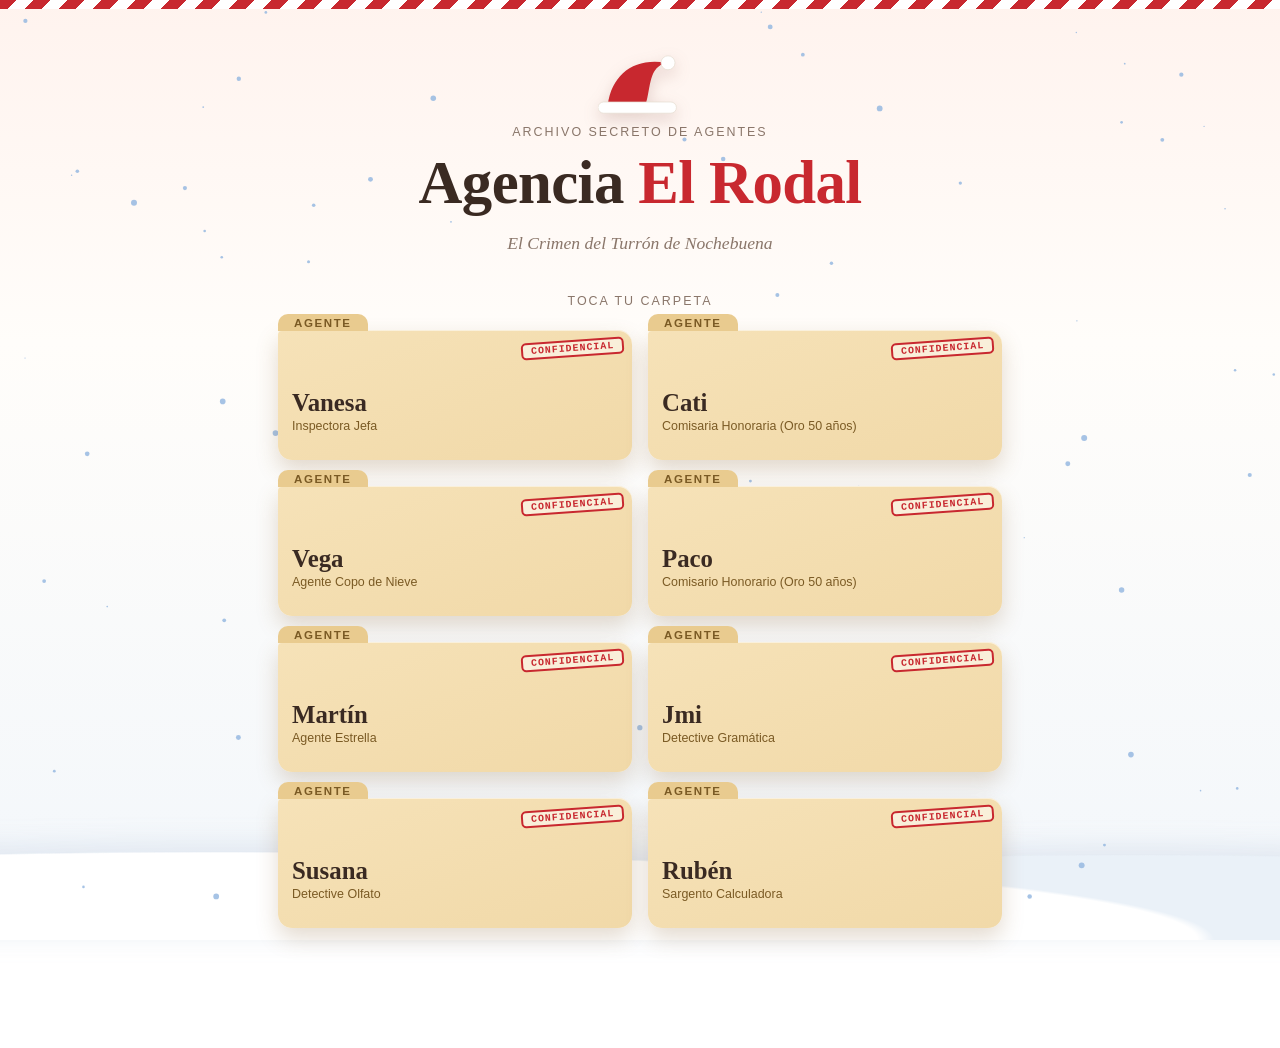
<file: index.html>
<!DOCTYPE html>
<html lang="es"><head>
<meta charset="utf-8"><meta name="viewport" content="width=device-width,initial-scale=1,viewport-fit=cover">
<meta name="theme-color" content="#06120d"><title>Agencia - El Rodal · Christmas Detective Bureau</title>
<link rel="stylesheet" href="style.css">
</head><body>
<canvas id="snow"></canvas>
<main id="app"></main>
<nav id="nav" hidden></nav>
<script src="data.js"></script><script src="script.js"></script>
</body></html>
</file>
<file: style.css>
/* Agencia El Rodal · Navidad blanca: nieve, rojo Papá Noel, oro cálido */
:root{--nieve:#fffdfa;--crema:#fbf3e6;--rojo:#c8282f;--rojo2:#a81f26;--pino:#1f6b4a;--oro:#b9892f;--tinta:#3a2a22;--suave:#8a766a;--borde:#efe1d0;--kraft:#f1d9a8}
*{box-sizing:border-box;-webkit-tap-highlight-color:transparent}
html,body{margin:0;min-height:100%;color:var(--tinta);font-family:-apple-system,BlinkMacSystemFont,"SF Pro Text","Segoe UI",Roboto,Helvetica,Arial,sans-serif;
 background:linear-gradient(180deg,#fff3ee 0,var(--nieve) 38%,#f3f7fb 100%) fixed}
body:before{content:"";position:fixed;left:0;right:0;top:0;height:9px;z-index:6;background:repeating-linear-gradient(135deg,var(--rojo) 0 12px,#fff 12px 24px)}
body:after{content:"";position:fixed;left:-5%;right:-5%;bottom:-40px;height:150px;z-index:0;pointer-events:none;
 background:radial-gradient(120% 100% at 20% 100%,#fff 58%,transparent 59%),radial-gradient(110% 100% at 85% 100%,#eaf1f8 56%,transparent 57%);filter:drop-shadow(0 -6px 14px rgba(120,150,190,.18))}
#snow{position:fixed;inset:0;pointer-events:none;z-index:1}
main{position:relative;z-index:2;max-width:760px;margin:0 auto;padding:max(26px,env(safe-area-inset-top)) 18px 120px;animation:in .6s ease}
@keyframes in{from{opacity:0;transform:translateY(12px)}}
h1,h2,h3{margin:.2em 0;font-family:"Iowan Old Style","Palatino Linotype",Georgia,serif;letter-spacing:-.01em}h1{font-size:clamp(2.3rem,9vw,3.8rem);line-height:1.05}h2{font-size:1.8rem}
.rojo{color:var(--rojo)}.oro{color:var(--oro)}.peq{font-size:.78rem;color:var(--suave);letter-spacing:.16em;text-transform:uppercase;margin:.4em 0}
.cab{text-align:center;padding:3vh 0 2vh}.gorro{width:84px;height:auto;filter:drop-shadow(0 6px 8px rgba(120,60,50,.2))}.sub{color:var(--suave);font-style:italic;font-family:Georgia,serif;font-size:1.1rem}
.glass{background:#fff;border:1px solid var(--borde);border-radius:24px;padding:20px;margin:14px 0;box-shadow:0 10px 30px rgba(120,80,50,.09)}
.hero{text-align:center}.enun{font-size:1.12rem;line-height:1.55}.enun iframe{width:100%;border:0;border-radius:16px;background:#fff}
/* carpetas */
.carpetas{display:grid;grid-template-columns:1fr 1fr;gap:26px 16px;margin-top:22px}
.carpeta{position:relative;text-align:left;font:inherit;border:0;cursor:pointer;padding:26px 14px 14px;min-height:130px;border-radius:4px 14px 14px 14px;color:var(--tinta);
 background:linear-gradient(160deg,#f6e2b8,var(--kraft));box-shadow:0 10px 22px rgba(130,90,40,.22),inset 0 1px 0 #fff8;transition:transform .2s,box-shadow .2s}
.carpeta:hover,.carpeta:active{transform:translateY(-4px) rotate(-.8deg)}
.carpeta .tab{position:absolute;top:-16px;left:0;padding:3px 16px 2px;border-radius:10px 10px 0 0;background:#e9cb8f;font:600 .72rem Arial,sans-serif;letter-spacing:.14em;text-transform:uppercase;font-style:normal;color:#7a5a24}
.carpeta b{display:block;font:700 1.55rem Georgia,serif;margin-top:20px}.carpeta small{display:block;color:#7a5a24;font-size:.78rem;margin-top:2px}
.carpeta .sello{position:absolute;top:10px;right:8px}
.carpeta.open{max-width:340px;margin:20px auto 18px;cursor:default;min-height:150px}.carpeta.open:hover{transform:none}
.abierta{text-align:center}.abierta .sec{float:left}
.sello{display:inline-block;border:2px solid var(--rojo);color:var(--rojo);padding:1px 8px;border-radius:5px;transform:rotate(-4deg);font:700 .62rem "Courier New",monospace;letter-spacing:.1em;background:#fff8}
/* botones */
button,.btn{font:inherit;font-weight:600;border:0;border-radius:16px;padding:14px 22px;background:linear-gradient(180deg,#d8353c,var(--rojo2));color:#fff;cursor:pointer;box-shadow:0 8px 20px rgba(200,40,47,.28);transition:transform .15s}
button:active{transform:scale(.96)}button.sec{background:#fff;color:var(--rojo2);border:1px solid var(--borde);box-shadow:none;padding:10px 16px}
.pad{display:grid;grid-template-columns:repeat(3,1fr);gap:10px;max-width:340px;margin:14px auto}.pad button{font-size:1.7rem;padding:18px 0;background:#fff;color:var(--tinta);border:1px solid var(--borde);box-shadow:0 4px 10px rgba(120,80,50,.08)}
.pad button:last-child{background:var(--pino);color:#fff;border:0}
.dig{display:flex;gap:7px;justify-content:center;flex-wrap:wrap;margin:10px 0}.dig i{width:42px;height:56px;border-radius:12px;border:1.5px solid var(--borde);display:grid;place-items:center;font:700 1.6rem ui-monospace,monospace;font-style:normal;background:#fff}
.dig i.on{border-color:var(--rojo);box-shadow:0 0 0 4px rgba(200,40,47,.12)}
.opc{display:flex;justify-content:space-between;align-items:center;width:100%;margin:9px 0;text-align:left;background:#fff;color:var(--tinta);border:1px solid var(--borde);box-shadow:0 4px 12px rgba(120,80,50,.07);font-size:1.05rem}
.opc b{font:700 1.35rem ui-monospace,monospace;color:var(--oro)}.opc.mal{border-color:var(--rojo);background:#fdecec;opacity:.6}.opc.bien{border-color:var(--pino);background:#e6f5ec}
.msg{color:var(--pino);font-weight:600;margin:10px 0}.err{color:var(--rojo);min-height:1.4em;text-align:center}
.ficha{display:flex;gap:12px;padding:10px 0;border-bottom:1px solid var(--borde)}.ficha:last-child{border:0}
nav{position:fixed;left:50%;bottom:max(16px,env(safe-area-inset-bottom));transform:translateX(-50%);z-index:5;display:flex;gap:4px;padding:6px;border-radius:26px;background:#fffd;border:1px solid var(--borde);backdrop-filter:blur(16px);-webkit-backdrop-filter:blur(16px);box-shadow:0 10px 30px rgba(120,80,50,.18)}
nav button{background:none;box-shadow:none;color:var(--suave);padding:10px 16px;font-size:.92rem;border-radius:20px}nav button.on{background:var(--rojo);color:#fff}
/* TELE */
body.tv main{max-width:none;padding:2vh 3vw}body.tv nav{display:none}
#reloj{font:700 27vw/1 ui-monospace,Menlo,monospace;text-align:center;color:var(--rojo);text-shadow:0 8px 30px rgba(200,40,47,.18);transition:all .8s;margin-top:4vh}
#reloj.pausa{opacity:.45}
#reloj.mini{position:fixed;top:5vh;right:3vw;margin:0;font-size:12.5vw;text-align:right;z-index:3}
#rank{width:min(1100px,92vw);margin:4vh auto 0}#rank.mini{width:54vw;margin:3vh 0 0 2vw}
.fila{display:flex;align-items:center;gap:2vw;font:3.4vw Georgia,serif;padding:1.2vh 2vw;margin:1vh 0;border-radius:22px;background:#fff;border:1px solid var(--borde);box-shadow:0 10px 30px rgba(120,80,50,.12)}
.fila.nueva{animation:in .8s}.fila:first-child{border:2px solid var(--oro);box-shadow:0 0 40px rgba(185,137,47,.35)}
.fila em{font:700 4.6vw ui-monospace,monospace;color:var(--rojo);min-width:2.2ch}.fila span{margin-left:auto;font:1.7vw Arial,sans-serif;color:var(--suave)}
#anuncio{position:fixed;inset:0;z-index:20;display:none;place-items:center;text-align:center;color:#fff;background:radial-gradient(circle,#d8353c,#8f1a20);padding:4vw;overflow:auto}
#anuncio.on{display:grid}#anuncio h1{font-size:8vw;text-shadow:0 8px 40px #0006;animation:lat 1s infinite}#anuncio p{font-size:3.5vw}#anuncio .peq,#anuncio .oro{color:#ffe7a8}
#anuncio .fin h1{animation:none;font-size:6vw}#anuncio .fin .fila{color:var(--tinta);font-size:3vw}#anuncio .fin p{font-size:1.8vw}#anuncio .fin button{background:#fff;color:var(--rojo2)}
@keyframes lat{50%{transform:scale(1.06)}}
#cinta{position:fixed;bottom:0;left:0;right:0;z-index:4;padding:1.2vh 3vw;background:#fff;border-top:3px solid var(--rojo);font-size:1.8vw;white-space:nowrap;overflow:hidden}
#ctl{position:fixed;right:2vw;bottom:7vh;z-index:5;display:flex;gap:8px;opacity:.35;transition:opacity .3s}#ctl:hover{opacity:1}
#ctl button{padding:10px 18px;font-size:.95rem;border-radius:999px;background:#fff;color:var(--rojo2);border:1px solid var(--borde);box-shadow:0 4px 14px rgba(120,80,50,.15)}#ctl button:disabled{opacity:.4}
#modal{position:fixed;inset:0;z-index:30;display:none;place-items:center;background:rgba(58,42,34,.55);backdrop-filter:blur(6px)}#modal.on{display:grid}
#modal .caja{background:#fff;border-radius:28px;padding:28px;max-width:640px;width:92vw;text-align:center;box-shadow:0 30px 80px rgba(0,0,0,.35)}
#modal .elige{display:grid;grid-template-columns:1fr 1fr;gap:10px;margin:16px 0}#modal .elige button{padding:18px;font-size:1.3rem}#modal .elige button:disabled{background:#eee;color:#aaa;box-shadow:none}
@media(max-width:480px){.dig i{width:34px;height:48px;font-size:1.3rem}.carpeta b{font-size:1.3rem}}
nav[hidden]{display:none}
</file>
